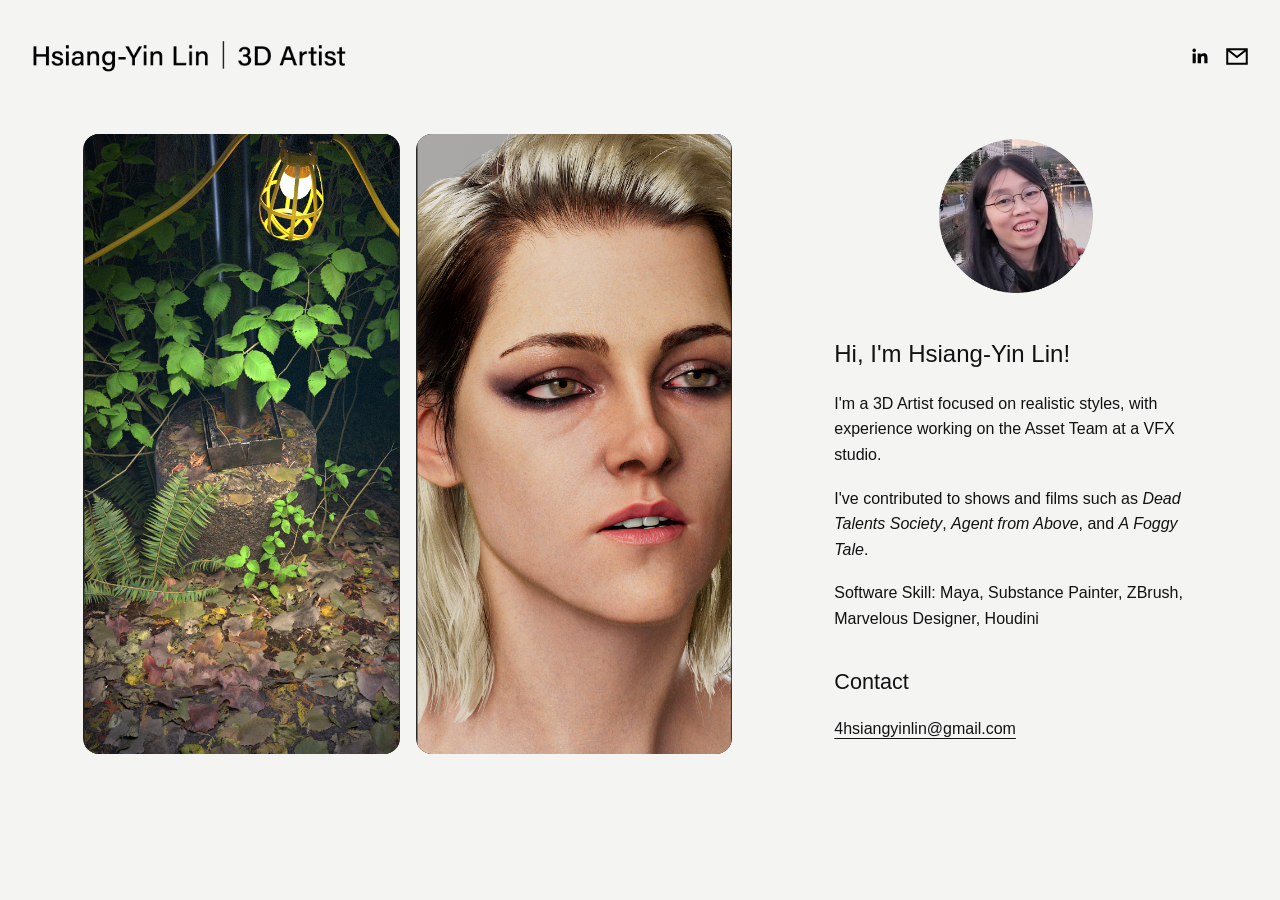
<file: index.html>
<!doctype html>
<html lang="en">
<head>
  <meta charset="utf-8">
  <meta name="viewport" content="width=device-width, initial-scale=1">
  <meta name="description" content="Portfolio of Hsiang-Yin Lin, 3D Artist.">
  <title>Hsiang-Yin Lin | 3D Artist</title>
  <link rel="stylesheet" href="assets/styles.css">
</head>
<body>
  <header class="site-header site-shell">
    <a class="brand" href="index.html"><img class="brand-image" src="assets/icon_name.png" alt="Hsiang-Yin Lin | 3D Artist"></a>
    <nav class="header-links" aria-label="Contact links">
      <a class="icon-link" href="https://www.linkedin.com/" aria-label="LinkedIn"><img src="assets/linkedin.svg" alt=""></a>
      <a class="icon-link" href="mailto:4hsiangyinlin@gmail.com" aria-label="Email"><img src="assets/email.svg" alt=""></a>
    </nav>
  </header>

  <main class="home-grid site-shell">
    <section class="project-grid" aria-label="Selected work">
      <a class="project-card" href="reel.html" aria-label="View showreel">
        <img class="project-art" src="assets/index04.png" alt="">
        <span class="hover-title">Showreel</span>
      </a>
      <a class="project-card" href="likeness.html" aria-label="View Kristen Stewart Likeness project">
        <img class="project-art" src="assets/index02.png" alt="">
        <span class="hover-title">Kristen Stewart Likeness</span>
      </a>
    </section>

    <aside class="bio">
      <img class="portrait" src="assets/index03.png" alt="Portrait of Hsiang-Yin Lin">
      <h1>Hi, I'm Hsiang-Yin Lin!</h1>
      <p>I'm a 3D Artist focused on realistic styles, with experience working on the Asset Team at a VFX studio.</p>
      <p>I've contributed to shows and films such as <em>Dead Talents Society</em>, <em>Agent from Above</em>, and <em>A Foggy Tale</em>.</p>
      <p>Software Skill: Maya, Substance Painter, ZBrush, Marvelous Designer, Houdini</p>
      <h2>Contact</h2>
      <a class="text-link" href="mailto:4hsiangyinlin@gmail.com">4hsiangyinlin@gmail.com</a>
    </aside>
  </main>
</body>
</html>
</file>
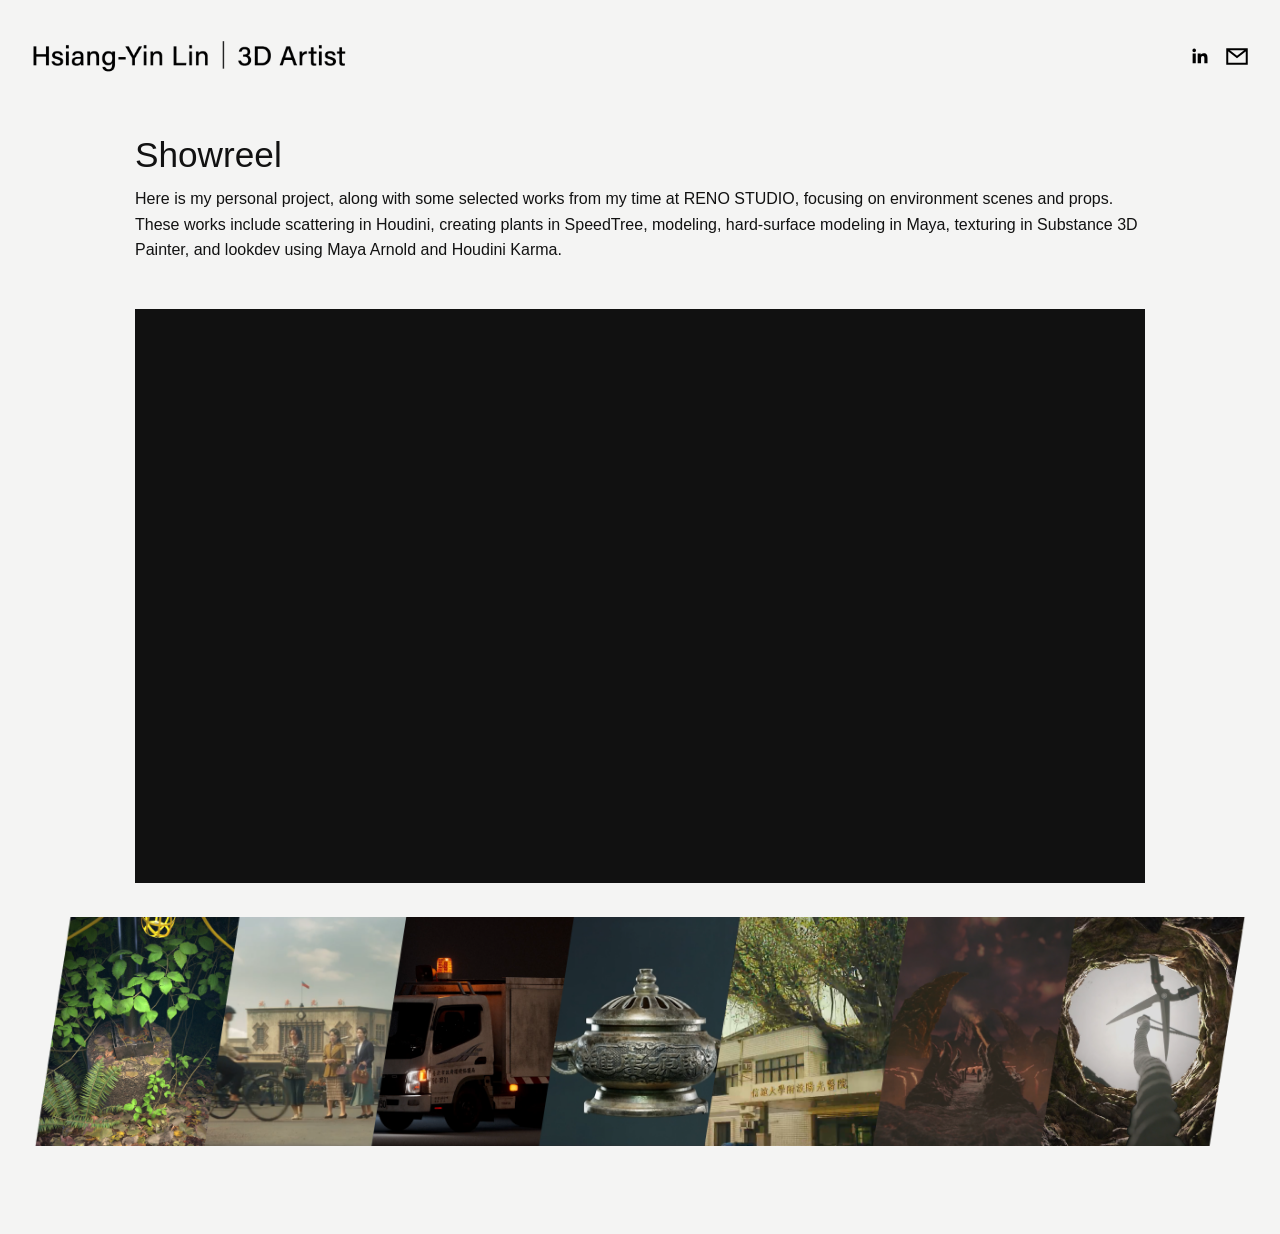
<file: reel.html>
<!doctype html>
<html lang="en">
<head>
  <meta charset="utf-8">
  <meta name="viewport" content="width=device-width, initial-scale=1">
  <meta name="description" content="3D character art showreel by Hsiang-Yin Lin.">
  <title>Showreel | Hsiang-Yin Lin</title>
  <link rel="stylesheet" href="assets/styles.css">
</head>
<body>
  <header class="site-header site-shell">
    <a class="brand" href="index.html"><img class="brand-image" src="assets/icon_name.png" alt="Hsiang-Yin Lin | 3D Artist"></a>
    <nav class="header-links" aria-label="Contact links">
      <a class="icon-link" href="https://www.linkedin.com/" aria-label="LinkedIn"><img src="assets/linkedin.svg" alt=""></a>
      <a class="icon-link" href="mailto:4hsiangyinlin@gmail.com" aria-label="Email"><img src="assets/email.svg" alt=""></a>
    </nav>
  </header>
  <main class="detail-page site-shell">
    <header class="detail-intro reel-intro">
      <h1>Showreel</h1>
      <p>Here is my personal project, along with some selected works from my time at RENO STUDIO, focusing on environment scenes and props.<br>These works include scattering in Houdini, creating plants in SpeedTree, modeling, hard-surface modeling in Maya, texturing in Substance 3D Painter, and lookdev using Maya Arnold and Houdini Karma.</p>
    </header>
    <div class="video-frame">
      <iframe src="https://www.youtube.com/embed/_V4x5MEGmqM?rel=0" title="Hsiang-Yin Lin work showreel" referrerpolicy="strict-origin-when-cross-origin" allow="accelerometer; autoplay; clipboard-write; encrypted-media; gyroscope; picture-in-picture; web-share" allowfullscreen></iframe>
    </div>
    <div class="reel-image-row">
      <img class="reel-image" src="assets/work04.png" alt="Reel snapshot">
    </div>
  </main>
</body>
</html>
</file>
<file: assets/styles.css>
:root {
  --paper: #F4F4F3;
  --ink: #121212;
  --muted: #656565;
  --line: #d7d7d2;
  --accent: #d7ff3f;
  --max: 1440px;
}

* { box-sizing: border-box; }

html { scroll-behavior: smooth; }

body {
  margin: 0;
  color: var(--ink);
  background: var(--paper);
  font-family: Arial, sans-serif;
  font-weight: 400;
  font-size: 16px;
  line-height: 1.45;
}

a { color: inherit; }

img { display: block; max-width: 100%; }

.site-shell {
  width: min(calc(100% - 64px), var(--max));
  margin: 0 auto;
}

.site-header {
  display: flex;
  align-items: center;
  justify-content: space-between;
  min-height: 112px;
}

.brand {
  text-decoration: none;
  display: block;
  line-height: 0;
}
.brand-image { display: block; width: 315px; height: auto; max-width: 64vw; }

.header-links { display: flex; align-items: center; gap: 16px; }
.icon-link { display: grid; place-items: center; line-height: 0; }
.icon-link:first-child { width: 18px; height: 18px; }
.icon-link:last-child { width: 22px; height: 17px; }
.icon-link img { display: block; width: 100%; height: 100%; }

.home-grid {
  display: grid;
  grid-template-columns: minmax(0, 1.7fr) minmax(280px, .95fr);
  gap: clamp(56px, 8vw, 120px);
  align-items: start;
  padding: 22px 4vw 96px;
}

.project-grid { display: grid; grid-template-columns: repeat(2, minmax(0, 1fr)); gap: 16px; }

.project-card {
  position: relative;
  display: block;
  min-height: min(69vh, 620px);
  overflow: hidden;
  border-radius: 16px;
  color: white;
  text-decoration: none;
  background: #222;
}

.project-card::after {
  content: "";
  position: absolute;
  inset: 0;
  z-index: 1;
  background: #000;
  opacity: 0;
  transition: opacity .4s ease;
  pointer-events: none;
}

.project-art {
  position: absolute;
  inset: 0;
  width: 100%;
  height: 100%;
  object-fit: cover;
  transition: transform .6s cubic-bezier(.2,.7,.2,1), filter .4s ease;
}

.project-card:hover::after,
.project-card:focus-visible::after {
  opacity: .62;
}

.project-card:hover .project-art,
.project-card:focus-visible .project-art {
  transform: scale(1.035);
}

.hover-title {
  position: absolute;
  inset: 0;
  z-index: 2;
  display: grid;
  place-items: center;
  padding: 24px;
  color: #fff;
  font-size: clamp(1.2rem, 2vw, 1.75rem);
  font-weight: 400;
  line-height: 1.2;
  text-align: center;
  opacity: 0;
  transform: translateY(8px);
  transition: opacity .35s ease, transform .35s ease;
  pointer-events: none;
}

.project-card:hover .hover-title,
.project-card:focus-visible .hover-title {
  opacity: 1;
  transform: translateY(0);
}

@media (hover: none) {
  .project-card::after {
    opacity: .3;
    background: linear-gradient(to top, #000, transparent 48%);
  }

  .hover-title {
    place-items: end start;
    opacity: 1;
    transform: none;
    text-align: left;
  }
}

@media (prefers-reduced-motion: reduce) {
  .project-art,
  .project-card::after,
  .hover-title {
    transition: none;
  }
}

.bio { padding-top: 4px; max-width: 420px; }
.portrait {
  width: 156px;
  aspect-ratio: 1;
  margin: 0 auto 46px;
  border-radius: 50%;
  object-fit: cover;
}
.bio h1 { margin: 0 0 22px; font-size: 1.5rem; line-height: 1.2; font-weight: 400; letter-spacing: 0; }
.bio p { margin: 0 0 18px; font-size: 1rem; line-height: 1.6; }
.bio h2 { font-size: 1.35rem; font-weight: 400; margin: 34px 0 20px; }
.text-link { text-underline-offset: 4px; text-decoration-thickness: 1px; }

.detail-page {
  max-width: 1010px;
  margin-top: 22px;
  padding-bottom: 88px;
}

.detail-intro {
  max-width: 720px;
  margin-bottom: 46px;
}

.detail-intro h1 {
  margin: 0 0 10px;
  font-size: clamp(1.8rem, 3vw, 2.2rem);
  font-weight: 400;
  line-height: 1.2;
}

.detail-intro p {
  margin: 0;
  font-size: 1rem;
  line-height: 1.6;
}

.reel-intro {
  max-width: none;
}

.likeness-grid {
  display: grid;
  grid-template-columns: repeat(2, minmax(0, 1fr));
  column-gap: 5px;
  row-gap: 30px;
}

.likeness-grid img {
  width: 100%;
  aspect-ratio: 1;
  object-fit: cover;
  background: #b2b2b2;
}

.likeness-grid img:last-child {
  grid-column: 1 / -1;
  aspect-ratio: auto;
  height: auto;
  object-fit: initial;
  background: none;
}

.project-page { padding-bottom: 112px; }
.back-link { display: inline-block; margin: 8px 0 56px; text-decoration: none; }
.back-link:hover { text-decoration: underline; text-underline-offset: 4px; }
.project-heading { display: grid; grid-template-columns: 1.5fr 1fr; gap: 64px; align-items: end; padding-bottom: 44px; border-bottom: 1px solid var(--line); }
.eyebrow { margin: 0 0 12px; color: var(--muted); text-transform: uppercase; letter-spacing: .12em; font-size: .8rem; }
.project-heading h1 { margin: 0; font-size: clamp(3rem, 8vw, 7.5rem); line-height: .88; letter-spacing: -.07em; }
.project-intro { margin: 0; max-width: 560px; font-size: clamp(1.05rem, 1.7vw, 1.35rem); }

.gallery { display: grid; grid-template-columns: repeat(12, 1fr); gap: 18px; padding-top: 64px; }
.gallery figure { margin: 0; }
.gallery figure:nth-child(1), .gallery figure:nth-child(4) { grid-column: span 7; }
.gallery figure:nth-child(2), .gallery figure:nth-child(3), .gallery figure:nth-child(5) { grid-column: span 5; }
.media-placeholder {
  min-height: 420px;
  display: grid;
  place-items: center;
  padding: 24px;
  color: rgba(255,255,255,.8);
  text-align: center;
  background:
    radial-gradient(circle at 60% 30%, rgba(255,255,255,.25), transparent 9%),
    radial-gradient(ellipse at 50% 47%, #34353a 0 20%, transparent 21%),
    linear-gradient(145deg, #0d0e10, #666b73);
}
.gallery figure:nth-child(even) .media-placeholder { background: linear-gradient(145deg, #9da0a2, #242629 70%); }
.media-placeholder span { padding: 9px 13px; border: 1px solid rgba(255,255,255,.45); background: rgba(0,0,0,.22); font-size: .78rem; letter-spacing: .1em; text-transform: uppercase; }
figcaption { padding-top: 10px; color: var(--muted); font-size: .88rem; }

.reel-layout { display: grid; grid-template-columns: minmax(0, 1.65fr) minmax(260px, .65fr); gap: 44px; padding-top: 64px; align-items: start; }
.video-frame { width: 100%; aspect-ratio: 16 / 9; background: #111; }
.video-frame iframe { width: 100%; height: 100%; border: 0; }
.details h2 { margin: 0 0 16px; font-size: 1.35rem; }
.details p { color: #373737; }
.facts { margin: 34px 0 0; padding: 0; list-style: none; border-top: 1px solid var(--line); }
.facts li { display: flex; justify-content: space-between; gap: 24px; padding: 13px 0; border-bottom: 1px solid var(--line); font-size: .9rem; }
.facts span { color: var(--muted); }
.stills { grid-column: 1 / -1; display: grid; grid-template-columns: repeat(3, 1fr); gap: 18px; margin-top: 22px; }
.stills .media-placeholder { min-height: 250px; }

@media (max-width: 820px) {
  .site-shell { width: min(calc(100% - 32px), var(--max)); }
  .site-header { min-height: 88px; }
  .home-grid, .project-heading, .reel-layout { grid-template-columns: 1fr; }
  .home-grid { padding: 8px 0 72px; gap: 56px; }
  .bio { order: -1; max-width: 620px; }
  .portrait { width: 112px; margin: 0 0 28px; }
  .bio p { margin-bottom: 28px; }
  .project-heading { gap: 30px; }
  .gallery figure:nth-child(n) { grid-column: span 12; }
  .media-placeholder { min-height: 360px; }
  .stills { grid-template-columns: 1fr; }
  .detail-page { margin-top: 8px; }
  .likeness-grid { grid-template-columns: 1fr; }
  .video-frame { aspect-ratio: 16 / 9; }
}

@media (max-width: 520px) {
  .brand-image { width: 260px; max-width: 68vw; }
  .project-grid { grid-template-columns: 1fr; }
  .project-card { min-height: 58vh; }
  .project-heading h1 { font-size: 3.6rem; }
}

.reel-image-row {
  display: flex;
  justify-content: center;
  margin-top: 34px;
}

.reel-image {
  flex: none;
  width: 120%;
  max-width: calc(100vw - 32px);
  height: auto;
}

.likeness-grid img {
  cursor: zoom-in;
}

.likeness-grid img:focus-visible {
  outline: 3px solid var(--ink);
  outline-offset: 3px;
}

.image-lightbox {
  position: fixed;
  max-width: 95vw;
  max-height: 95vh;
  padding: 0;
  border: 0;
  background: transparent;
  overflow: visible;
}

.image-lightbox::backdrop {
  background: rgb(0 0 0 / 85%);
}

.image-lightbox img {
  display: block;
  max-width: 95vw;
  max-height: 90vh;
  width: auto;
  height: auto;
  object-fit: contain;
}

.lightbox-close {
  position: absolute;
  top: 8px;
  right: 8px;
  z-index: 1;
  width: 40px;
  height: 40px;
  border: 0;
  border-radius: 50%;
  background: rgb(0 0 0 / 75%);
  color: white;
  font-size: 30px;
  line-height: 1;
  cursor: pointer;
}
</file>
